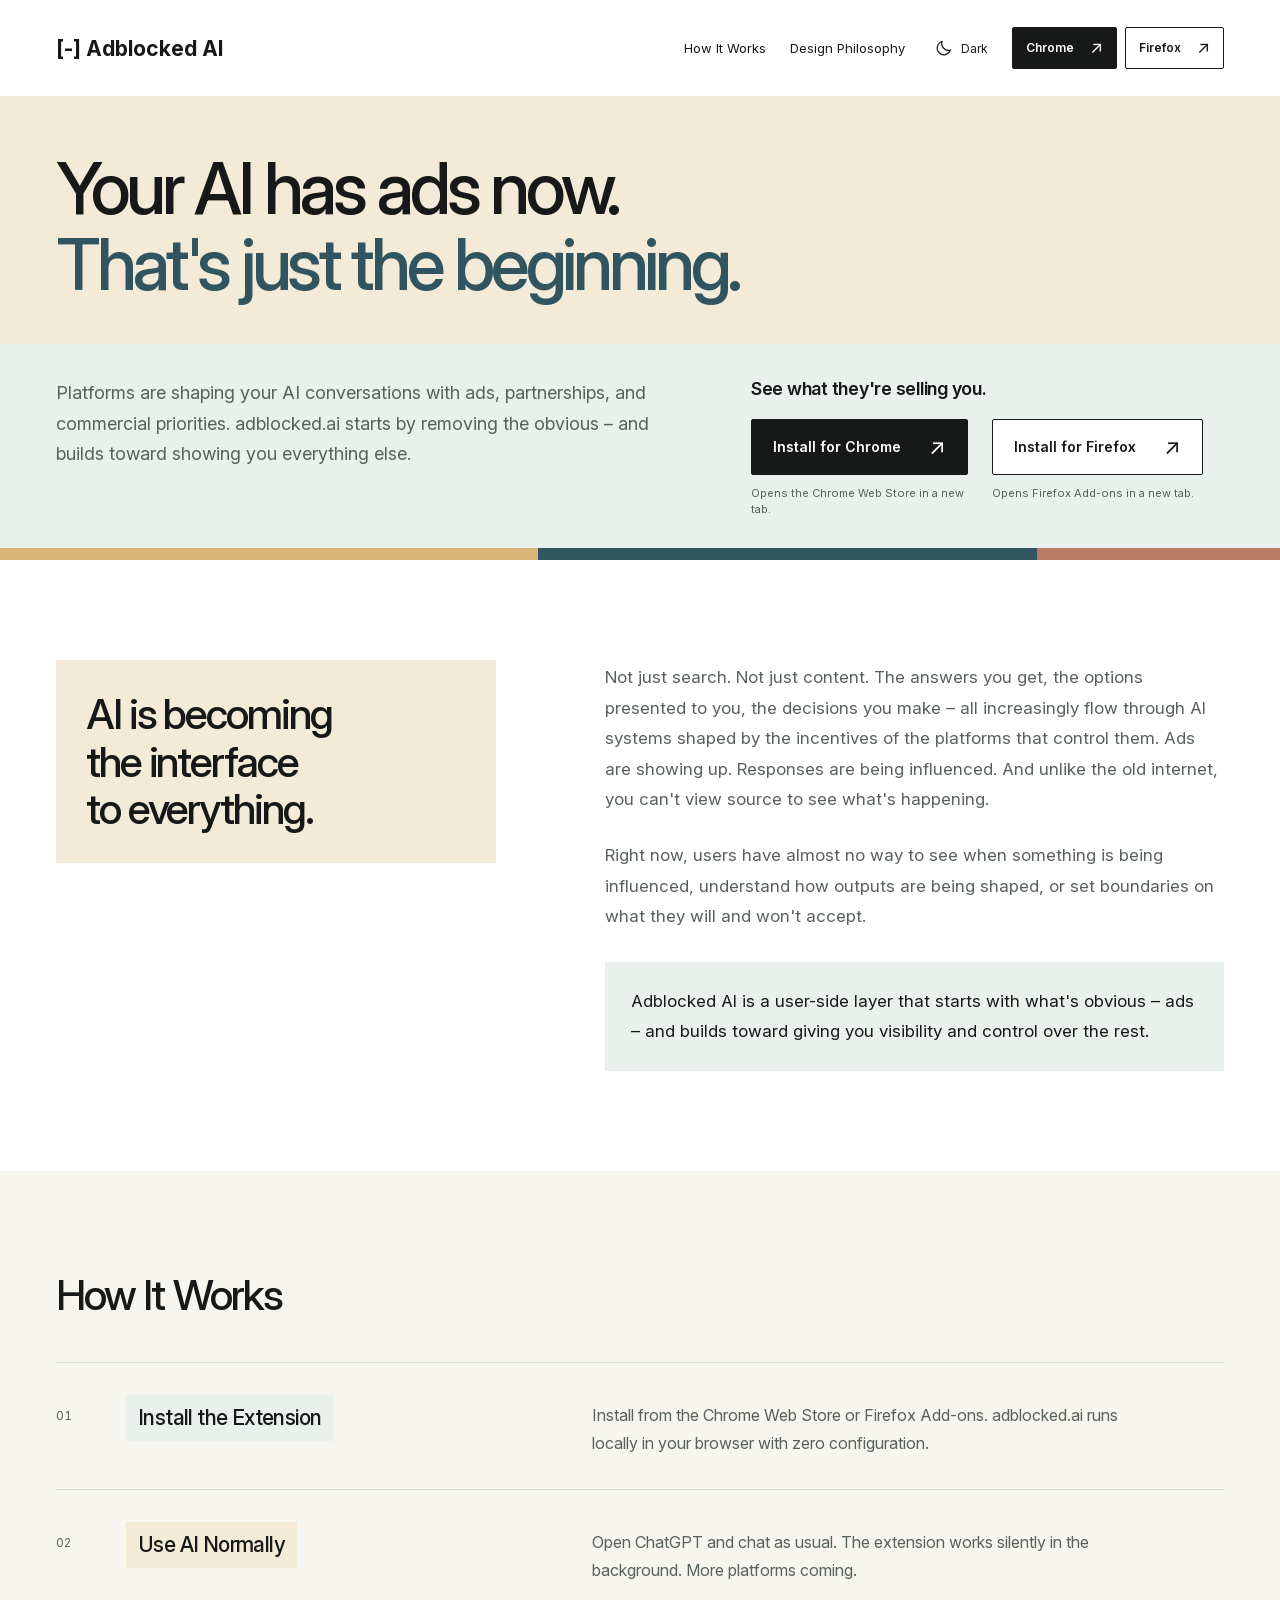
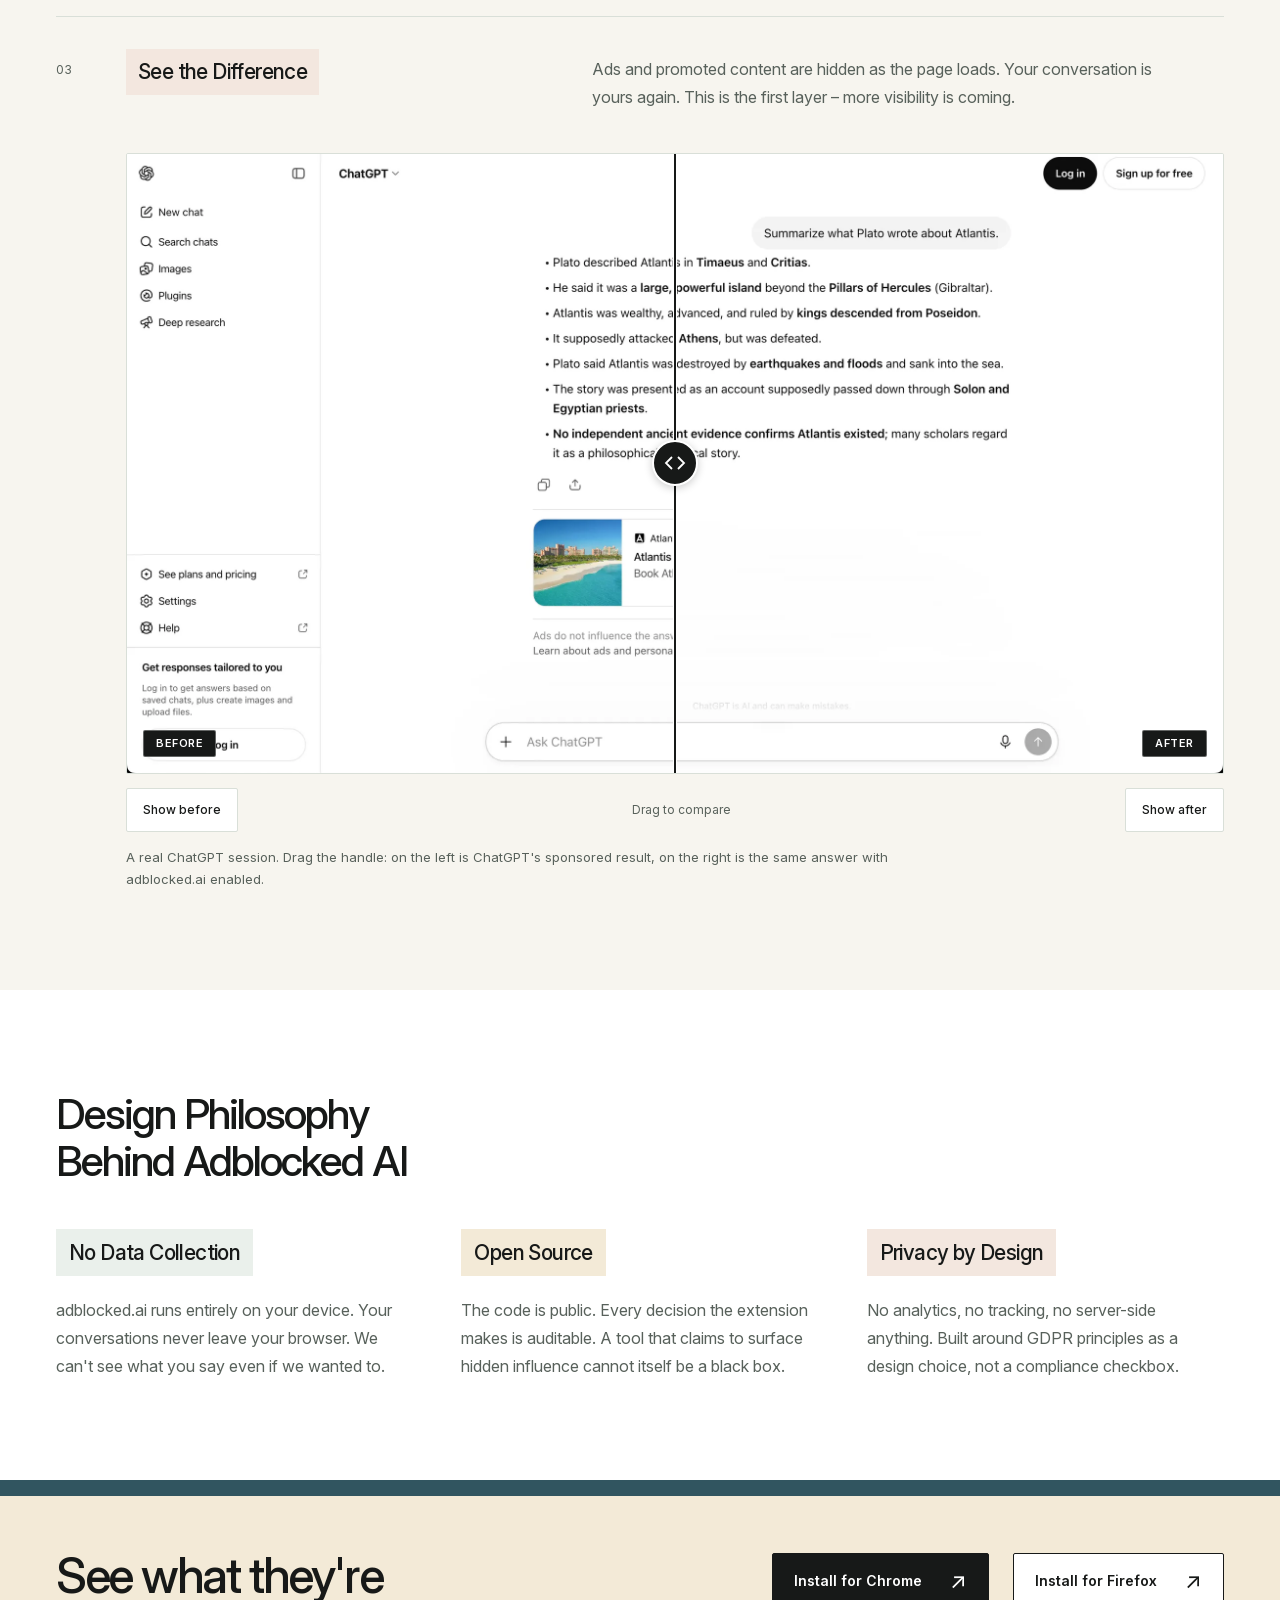
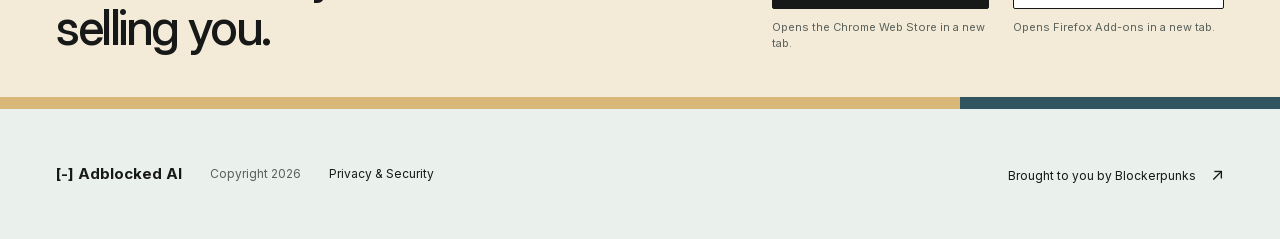
<file: site/index.html>
<!doctype html>
<html lang="en" data-theme="light">
<head>
  <meta charset="utf-8">
  <meta name="viewport" content="width=device-width, initial-scale=1">
  <meta name="color-scheme" content="light dark">
  <meta name="theme-color" content="#ffffff">
  <meta name="description" content="Adblocked AI is a user-side layer that starts with what's obvious – ads – and builds toward giving you visibility and control over the rest.">
  <title>[-] Adblocked AI</title>
  <link rel="icon" href="assets/favicon.ico" sizes="any">
  <link rel="icon" href="assets/favicon.svg" type="image/svg+xml">
  <script src="theme-init.js"></script>
  <link rel="stylesheet" href="styles.css">
  <script src="config.js" defer></script>
  <script src="app.js" defer></script>
  <script src="comparison.js" defer></script>
</head>
<body>
  <a class="skip-link" href="#main">Skip to content</a>
  <header class="site-header">
    <div class="header-inner wrap">
      <a class="wordmark" href="#top" aria-label="Adblocked AI home">[-] Adblocked AI</a>
      <nav class="navigation" aria-label="Main navigation">
        <a href="#how-it-works">How It Works</a>
        <a href="#philosophy">Design Philosophy</a>
      </nav>
      <div class="header-actions">
        <button class="theme-toggle" type="button" aria-label="Switch to dark mode" hidden>
          <svg class="icon-moon" width="18" height="18" viewBox="0 0 24 24" fill="none" stroke="currentColor" stroke-width="1.6" aria-hidden="true"><path d="M20.6 14.6A9 9 0 0 1 9.4 3.4 9 9 0 1 0 20.6 14.6Z"/></svg>
          <svg class="icon-sun" width="18" height="18" viewBox="0 0 24 24" fill="none" stroke="currentColor" stroke-width="1.6" aria-hidden="true"><circle cx="12" cy="12" r="3.7"/><path d="M12 2v2m0 16v2M2 12h2m16 0h2M4.9 4.9l1.4 1.4m11.4 11.4 1.4 1.4M4.9 19.1l1.4-1.4M17.7 6.3l1.4-1.4"/></svg>
          <span class="theme-label" aria-hidden="true">Dark</span>
        </button>
        <div class="header-installs">
          <a class="install-button install-button-small" role="link" aria-label="Install for Chrome" aria-disabled="true" aria-describedby="header-chrome-note" tabindex="0" data-install="chrome">Chrome <span aria-hidden="true">↗</span></a>
          <a class="install-button install-button-small install-button-secondary" role="link" aria-label="Install for Firefox" aria-disabled="true" aria-describedby="header-firefox-note" tabindex="0" data-install="firefox">Firefox <span aria-hidden="true">↗</span></a>
          <span class="sr-only" id="header-chrome-note" data-install-note="chrome">Chrome link coming soon.</span>
          <span class="sr-only" id="header-firefox-note" data-install-note="firefox">Firefox link coming soon.</span>
        </div>
      </div>
    </div>
  </header>

  <main id="main">
    <section class="hero" id="top" aria-labelledby="hero-title">
      <div class="hero-heading wrap">
        <h1 id="hero-title">Your AI has ads now.<br><span>That's just the beginning.</span></h1>
      </div>
      <div class="hero-band">
        <div class="hero-color-field" aria-hidden="true"><span></span></div>
        <div class="hero-bottom wrap">
          <div class="hero-copy">
          <p class="hero-description">Platforms are shaping your AI conversations with ads, partnerships, and commercial priorities. adblocked.ai starts by removing the obvious – and builds toward showing you everything else.</p>
          <p class="hero-promise">See what they're selling you.</p>
          <div class="install-group" role="group" aria-label="Choose your browser">
            <div class="browser-install">
              <a class="install-button" role="link" aria-disabled="true" aria-describedby="hero-chrome-note" tabindex="0" data-install="chrome">Install for Chrome <span aria-hidden="true">↗</span></a>
              <p class="install-note" id="hero-chrome-note" data-install-note="chrome">Chrome link coming soon.</p>
            </div>
            <div class="browser-install">
              <a class="install-button install-button-secondary" role="link" aria-disabled="true" aria-describedby="hero-firefox-note" tabindex="0" data-install="firefox">Install for Firefox <span aria-hidden="true">↗</span></a>
              <p class="install-note" id="hero-firefox-note" data-install-note="firefox">Firefox link coming soon.</p>
            </div>
          </div>
          </div>
        </div>
      </div>
    </section>

    <section class="context-section" id="why" aria-labelledby="context-title">
      <div class="context-grid wrap section-space">
        <div class="section-heading">
          <h2 id="context-title">AI is becoming the interface to everything.</h2>
        </div>
        <div class="context-copy">
          <p>Not just search. Not just content. The answers you get, the options presented to you, the decisions you make – all increasingly flow through AI systems shaped by the incentives of the platforms that control them. Ads are showing up. Responses are being influenced. And unlike the old internet, you can't view source to see what's happening.</p>
          <p>Right now, users have almost no way to see when something is being influenced, understand how outputs are being shaped, or set boundaries on what they will and won't accept.</p>
          <p class="context-conclusion">Adblocked AI is a user-side layer that starts with what's obvious – ads – and builds toward giving you visibility and control over the rest.</p>
        </div>
      </div>
    </section>

    <section class="how-section" id="how-it-works" aria-labelledby="how-title">
      <div class="wrap section-space">
      <div class="section-topline"><h2 id="how-title">How It Works</h2></div>
      <ol class="steps">
        <li class="step">
          <span class="step-number" aria-hidden="true">01</span>
          <h3>Install the Extension</h3>
          <p>Install from the Chrome Web Store or Firefox Add-ons. adblocked.ai runs locally in your browser with zero configuration.</p>
        </li>
        <li class="step">
          <span class="step-number" aria-hidden="true">02</span>
          <h3>Use AI Normally</h3>
          <p>Open ChatGPT and chat as usual. The extension works silently in the background. More platforms coming.</p>
        </li>
        <li class="step">
          <span class="step-number" aria-hidden="true">03</span>
          <h3 id="difference-title">See the Difference</h3>
          <p>Ads and promoted content are hidden as the page loads. Your conversation is yours again. This is the first layer – more visibility is coming.</p>
          <figure class="comparison" aria-labelledby="difference-title" aria-describedby="comparison-caption" data-comparison>
            <div class="comparison-stage" style="--position: 50%">
              <img class="comparison-image" src="assets/chatgpt-before.webp" width="2240" height="1266" loading="lazy" decoding="async" draggable="false" alt="ChatGPT answering a question about Atlantis. A sponsored 'Atlantis Bahamas' ad card sits below the response, followed by a disclaimer reading 'Ads do not influence the answers you get from ChatGPT.'">
              <img class="comparison-image comparison-after" src="assets/chatgpt-after.webp" width="2240" height="1266" loading="lazy" decoding="async" draggable="false" alt="The same ChatGPT response with adblocked.ai enabled. The sponsored ad card and the ads disclaimer are gone; only the answer remains.">
              <div class="comparison-divider" aria-hidden="true"></div>
              <div class="comparison-handle" aria-hidden="true" hidden>
                <svg width="24" height="24" viewBox="0 0 24 24" fill="none" stroke="currentColor" stroke-width="1.8"><path d="m9 6-6 6 6 6m6-12 6 6-6 6"/></svg>
              </div>
              <span class="comparison-label comparison-label-before" aria-hidden="true">Before</span>
              <span class="comparison-label comparison-label-after" aria-hidden="true">After</span>
              <input class="comparison-range" type="range" min="0" max="100" step="0.1" value="50" aria-label="Before and after comparison" aria-describedby="comparison-instructions comparison-caption" hidden>
            </div>
            <div class="comparison-controls" hidden>
              <button type="button" data-comparison-view="before">Show before</button>
              <span aria-hidden="true">Drag to compare</span>
              <button type="button" data-comparison-view="after">Show after</button>
            </div>
            <span class="sr-only" id="comparison-instructions">Drag left to reveal the ad-free view, or right to reveal the original. Use the Left and Right arrow keys for fine adjustment. Home shows the complete after image; End shows the complete before image.</span>
            <figcaption id="comparison-caption">A real ChatGPT session. Drag the handle: on the left is ChatGPT's sponsored result, on the right is the same answer with adblocked.ai enabled.</figcaption>
            <noscript><p class="comparison-fallback">This is a static comparison. Enable JavaScript to drag between the before and after views.</p></noscript>
          </figure>
        </li>
      </ol>
      </div>
    </section>

    <section class="philosophy-section wrap section-space" id="philosophy" aria-labelledby="philosophy-title">
      <div class="section-topline"><h2 id="philosophy-title">Design Philosophy<br>Behind Adblocked AI</h2></div>
      <div class="principles">
        <article class="principle">
          <h3>No Data Collection</h3>
          <p>adblocked.ai runs entirely on your device. Your conversations never leave your browser. We can't see what you say even if we wanted to.</p>
        </article>
        <article class="principle">
          <h3>Open Source</h3>
          <p>The code is public. Every decision the extension makes is auditable. A tool that claims to surface hidden influence cannot itself be a black box.</p>
        </article>
        <article class="principle">
          <h3>Privacy by Design</h3>
          <p>No analytics, no tracking, no server-side anything. Built around GDPR principles as a design choice, not a compliance checkbox.</p>
        </article>
      </div>
    </section>

    <section class="closing-section" aria-labelledby="closing-title">
      <div class="closing-color-field" aria-hidden="true"><span></span></div>
      <div class="wrap closing-inner">
        <div class="closing-copy">
        <h2 id="closing-title">See what they're<br>selling you.</h2>
        <div class="install-group" role="group" aria-label="Choose your browser">
          <div class="browser-install">
            <a class="install-button" role="link" aria-disabled="true" aria-describedby="closing-chrome-note" tabindex="0" data-install="chrome">Install for Chrome <span aria-hidden="true">↗</span></a>
            <p class="install-note" id="closing-chrome-note" data-install-note="chrome">Chrome link coming soon.</p>
          </div>
          <div class="browser-install">
            <a class="install-button install-button-secondary" role="link" aria-disabled="true" aria-describedby="closing-firefox-note" tabindex="0" data-install="firefox">Install for Firefox <span aria-hidden="true">↗</span></a>
            <p class="install-note" id="closing-firefox-note" data-install-note="firefox">Firefox link coming soon.</p>
          </div>
        </div>
        </div>
      </div>
    </section>
  </main>

  <footer class="site-footer">
    <a class="wordmark footer-wordmark" href="#top" aria-label="Adblocked AI home">[-] Adblocked AI</a>
    <p>Copyright 2026</p>
    <a class="footer-policy" href="/privacy-security">Privacy &amp; Security</a>
    <a class="credit" href="https://github.com/blockerpunks" target="_blank" rel="noopener noreferrer">Brought to you by Blockerpunks <span aria-hidden="true">↗</span><span class="sr-only"> (opens in a new tab)</span></a>
  </footer>
</body>
</html>
</file>
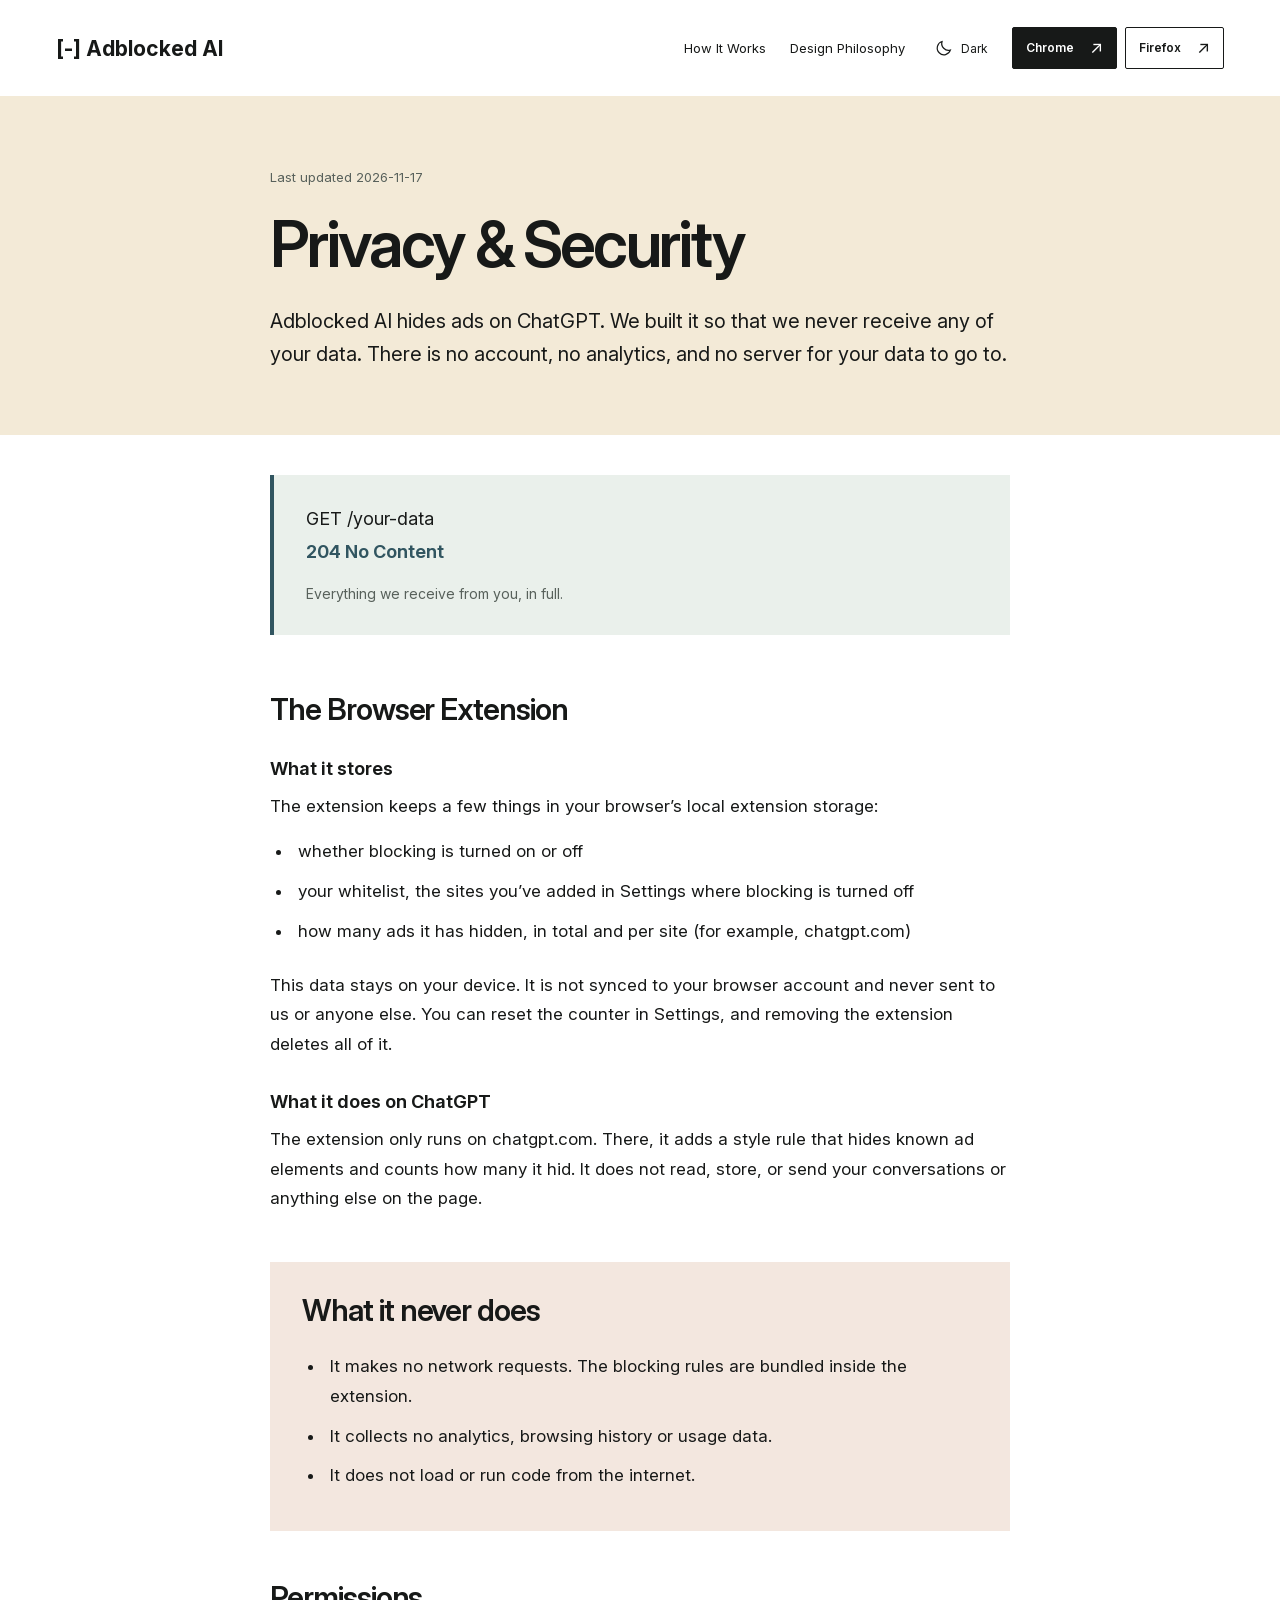
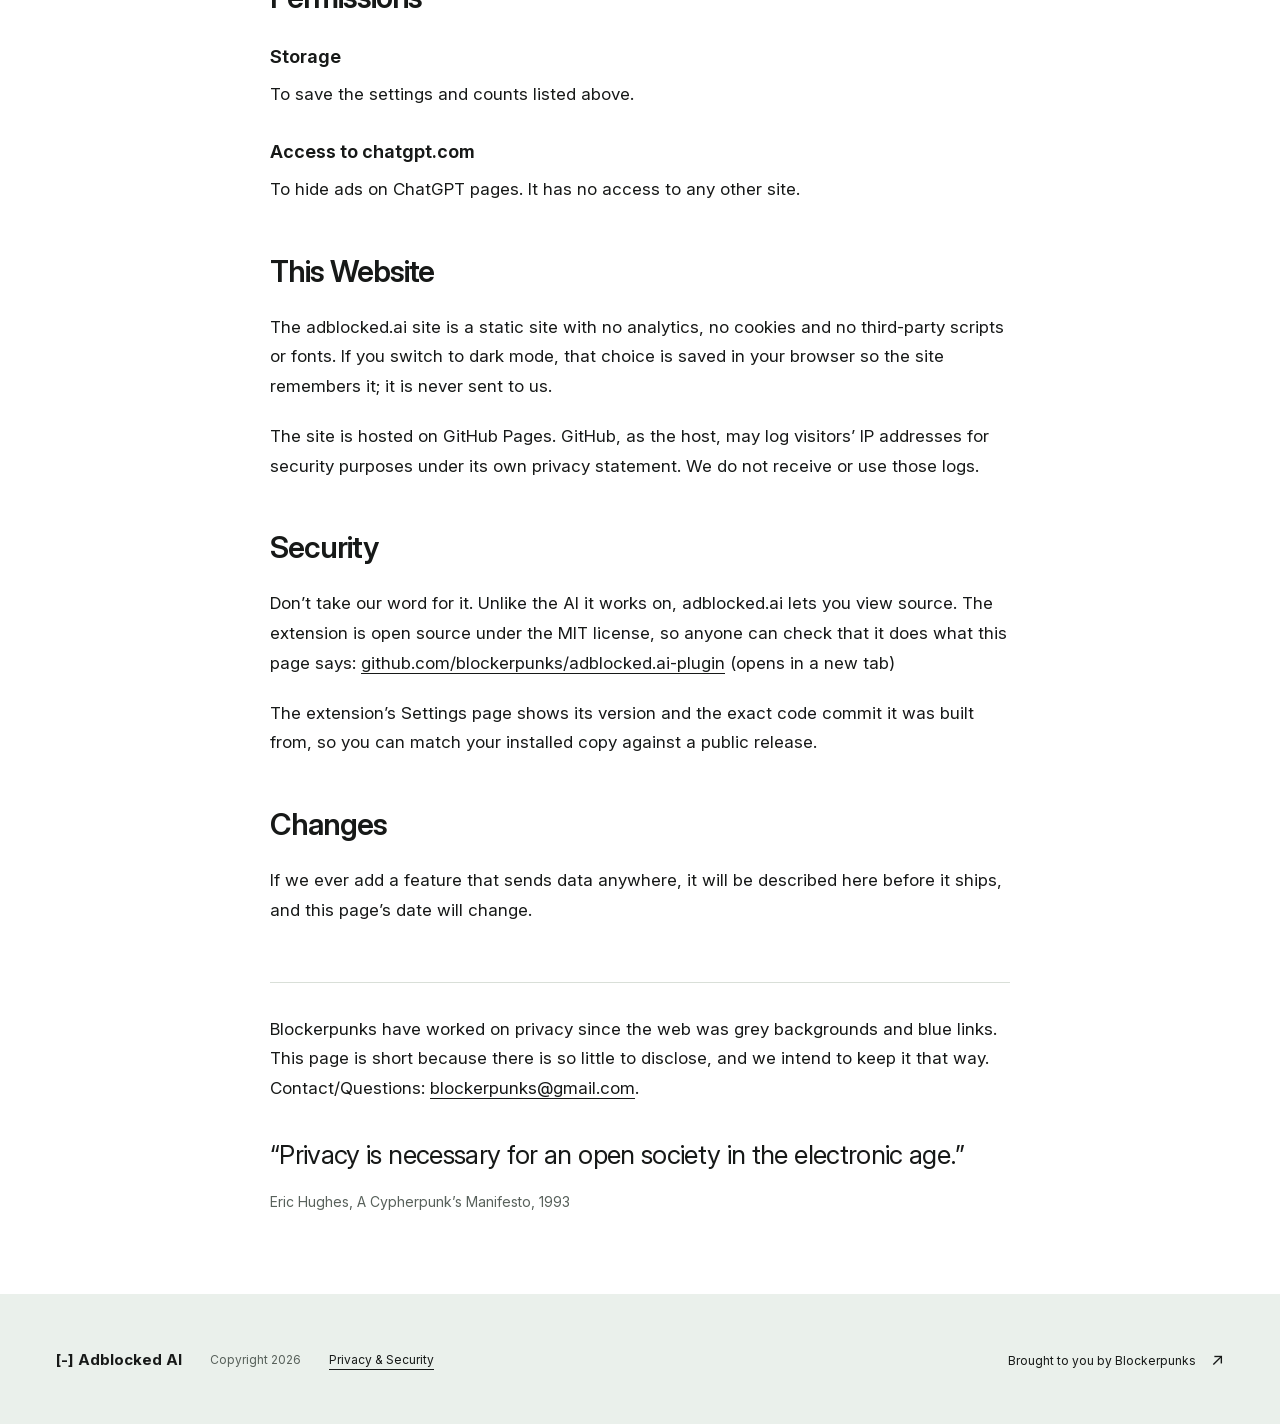
<file: site/privacy-security/index.html>
<!doctype html>
<html lang="en" data-theme="light">
<head>
  <meta charset="utf-8">
  <meta name="viewport" content="width=device-width, initial-scale=1">
  <meta name="color-scheme" content="light dark">
  <meta name="theme-color" content="#ffffff">
  <meta name="description" content="How Adblocked AI protects your privacy, what the extension stores on your device, and how to inspect its security.">
  <title>Privacy &amp; Security · Adblocked AI</title>
  <link rel="icon" href="../assets/favicon.ico" sizes="any">
  <link rel="icon" href="../assets/favicon.svg" type="image/svg+xml">
  <script src="../theme-init.js"></script>
  <link rel="stylesheet" href="../styles.css">
  <script src="../config.js" defer></script>
  <script src="../app.js" defer></script>
  <link rel="stylesheet" href="../privacy-security.css">
</head>
<body>
  <a class="skip-link" href="#main">Skip to content</a>
  <header class="site-header">
    <div class="header-inner wrap">
      <a class="wordmark" href="../" aria-label="Adblocked AI home">[-] Adblocked AI</a>
      <nav class="navigation" aria-label="Main navigation">
        <a href="../#how-it-works">How It Works</a>
        <a href="../#philosophy">Design Philosophy</a>
      </nav>
      <div class="header-actions">
        <button class="theme-toggle" type="button" aria-label="Switch to dark mode" hidden>
          <svg class="icon-moon" width="18" height="18" viewBox="0 0 24 24" fill="none" stroke="currentColor" stroke-width="1.6" aria-hidden="true"><path d="M20.6 14.6A9 9 0 0 1 9.4 3.4 9 9 0 1 0 20.6 14.6Z"/></svg>
          <svg class="icon-sun" width="18" height="18" viewBox="0 0 24 24" fill="none" stroke="currentColor" stroke-width="1.6" aria-hidden="true"><circle cx="12" cy="12" r="3.7"/><path d="M12 2v2m0 16v2M2 12h2m16 0h2M4.9 4.9l1.4 1.4m11.4 11.4 1.4 1.4M4.9 19.1l1.4-1.4M17.7 6.3l1.4-1.4"/></svg>
          <span class="theme-label" aria-hidden="true">Dark</span>
        </button>
        <div class="header-installs">
          <a class="install-button install-button-small" role="link" aria-label="Install for Chrome" aria-disabled="true" aria-describedby="header-chrome-note" tabindex="0" data-install="chrome">Chrome <span aria-hidden="true">↗</span></a>
          <a class="install-button install-button-small install-button-secondary" role="link" aria-label="Install for Firefox" aria-disabled="true" aria-describedby="header-firefox-note" tabindex="0" data-install="firefox">Firefox <span aria-hidden="true">↗</span></a>
          <span class="sr-only" id="header-chrome-note" data-install-note="chrome">Chrome link coming soon.</span>
          <span class="sr-only" id="header-firefox-note" data-install-note="firefox">Firefox link coming soon.</span>
        </div>
      </div>
    </div>
  </header>

  <main id="main" class="privacy-page">
    <header class="privacy-heading">
      <div class="privacy-wrap">
        <p class="privacy-date">Last updated <time datetime="2026-11-17">2026-11-17</time></p>
        <h1>Privacy &amp; Security</h1>
        <p class="privacy-intro">Adblocked AI hides ads on ChatGPT. We built it so that we never receive any of your data. There is no account, no analytics, and no server for your data to go to.</p>
      </div>
    </header>
    <div class="privacy-wrap privacy-content">
      <figure class="privacy-response">
        <pre><code>GET /your-data
<span>204 No Content</span></code></pre>
        <figcaption>Everything we receive from you, in full.</figcaption>
      </figure>
      <section aria-labelledby="extension-title">
        <h2 id="extension-title">The Browser Extension</h2>
        <h3>What it stores</h3>
        <p>The extension keeps a few things in your browser’s local extension storage:</p>
        <ul>
          <li>whether blocking is turned on or off</li>
          <li>your whitelist, the sites you’ve added in Settings where blocking is turned off</li>
          <li>how many ads it has hidden, in total and per site (for example, chatgpt.com)</li>
        </ul>
        <p>This data stays on your device. It is not synced to your browser account and never sent to us or anyone else. You can reset the counter in Settings, and removing the extension deletes all of it.</p>
        <h3>What it does on ChatGPT</h3>
        <p>The extension only runs on chatgpt.com. There, it adds a style rule that hides known ad elements and counts how many it hid. It does not read, store, or send your conversations or anything else on the page.</p>
      </section>
      <section class="privacy-promises" aria-labelledby="never-title">
        <h2 id="never-title">What it never does</h2>
        <ul>
          <li>It makes no network requests. The blocking rules are bundled inside the extension.</li>
          <li>It collects no analytics, browsing history or usage data.</li>
          <li>It does not load or run code from the internet.</li>
        </ul>
      </section>
      <section aria-labelledby="permissions-title">
        <h2 id="permissions-title">Permissions</h2>
        <dl>
          <dt>Storage</dt>
          <dd>To save the settings and counts listed above.</dd>
          <dt>Access to chatgpt.com</dt>
          <dd>To hide ads on ChatGPT pages. It has no access to any other site.</dd>
        </dl>
      </section>
      <section aria-labelledby="website-title">
        <h2 id="website-title">This Website</h2>
        <p>The adblocked.ai site is a static site with no analytics, no cookies and no third-party scripts or fonts. If you switch to dark mode, that choice is saved in your browser so the site remembers it; it is never sent to us.</p>
        <p>The site is hosted on GitHub Pages. GitHub, as the host, may log visitors’ IP addresses for security purposes under its own privacy statement. We do not receive or use those logs.</p>
      </section>
      <section aria-labelledby="security-title">
        <h2 id="security-title">Security</h2>
        <p>Don’t take our word for it. Unlike the AI it works on, adblocked.ai lets you view source. The extension is open source under the MIT license, so anyone can check that it does what this page says: <a href="https://github.com/blockerpunks/adblocked.ai-plugin" target="_blank" rel="noopener noreferrer">github.com/blockerpunks/adblocked.ai-plugin</a> (opens in a new tab)</p>
        <p>The extension’s Settings page shows its version and the exact code commit it was built from, so you can match your installed copy against a public release.</p>
      </section>
      <section aria-labelledby="changes-title">
        <h2 id="changes-title">Changes</h2>
        <p>If we ever add a feature that sends data anywhere, it will be described here before it ships, and this page’s date will change.</p>
      </section>
      <div class="privacy-closing">
        <p>Blockerpunks have worked on privacy since the web was grey backgrounds and blue links. This page is short because there is so little to disclose, and we intend to keep it that way. Contact/Questions: <a href="mailto:blockerpunks@gmail.com">blockerpunks@gmail.com</a>.</p>
      <figure class="privacy-quote">
        <blockquote>“Privacy is necessary for an open society in the electronic age.”</blockquote>
        <figcaption>Eric Hughes, <cite>A Cypherpunk’s Manifesto</cite>, 1993</figcaption>
      </figure>
      </div>
    </div>
  </main>

  <footer class="site-footer">
    <a class="wordmark footer-wordmark" href="../" aria-label="Adblocked AI home">[-] Adblocked AI</a>
    <p>Copyright 2026</p>
    <a class="footer-policy" href="/privacy-security" aria-current="page">Privacy &amp; Security</a>
    <a class="credit" href="https://github.com/blockerpunks" target="_blank" rel="noopener noreferrer">Brought to you by Blockerpunks <span aria-hidden="true">↗</span><span class="sr-only"> (opens in a new tab)</span></a>
  </footer>
</body>
</html>
</file>
<file: site/styles.css>
@font-face {
  font-family:'Inter';
  src:url('assets/fonts/InterVariable.woff2') format('woff2');
  font-style:normal;
  font-weight:100 900;
  font-display:swap
}
:root {
  color-scheme:light;
  --bg:#fff;
  --ink:#171918;
  --muted:#58615b;
  --soft:#f7f5ef;
  --line:#d9dfd8;
  --inverse:#fff;
  --focus:#3461b8;
  --petrol:#315560;
  --ochre:#d8b779;
  --clay:#b77c63;
  --sage-panel:#eaf0eb;
  --ochre-panel:#f3ead7;
  --clay-panel:#f3e7df;
  --heading-accent:#315560;
  font-family:'Inter',sans-serif;
  font-synthesis:none;
  -webkit-font-smoothing:antialiased
}
:root[data-theme="dark"] {
  color-scheme:dark;
  --bg:#0f1e22;
  --ink:#eef0e8;
  --muted:#a8b8b6;
  --soft:#132830;
  --line:#2b444b;
  --inverse:#0f1e22;
  --focus:#9bbaff;
  --petrol:#5a97a6;
  --ochre:#e2bb6c;
  --clay:#d98a6c;
  --sage:#a6cdb9;
  --sage-panel:#15303a;
  --ochre-panel:#1b4250;
  --clay-panel:#15303a;
  --heading-accent:#e2bb6c
}
* {
  box-sizing:border-box
}
html {
  scroll-behavior:smooth;
  scroll-padding-top:32px
}
body {
  margin:0;
  background:var(--bg);
  color:var(--ink)
}
[hidden] {
  display:none!important
}
::selection {
  background:var(--ink);
  color:var(--bg)
}
a {
  color:inherit;
  text-decoration:none
}
button,a {
  -webkit-tap-highlight-color:transparent
}
button {
  font:inherit
}
a:focus-visible,button:focus-visible {
  outline:2px solid var(--focus);
  outline-offset:5px
}
p,h1,h2,h3 {
  margin:0
}
svg {
  display:block;
  flex-shrink:0
}
.wrap {
  width:min(1280px,calc(100% - 112px));
  margin-inline:auto
}
.sr-only {
  position:absolute;
  width:1px;
  height:1px;
  padding:0;
  margin:-1px;
  overflow:hidden;
  clip-path:inset(50%);
  white-space:nowrap;
  border:0
}
.skip-link {
  position:fixed;
  left:24px;
  top:-100px;
  z-index:100;
  padding:14px 20px;
  background:var(--ink);
  color:var(--bg)
}
.skip-link:focus {
  top:16px
}
/* A single, normally spaced Inter wordmark. */
.wordmark,.logo {
  font-family:'Inter',sans-serif;
  font-optical-sizing:none;
  font-variant-ligatures:none;
  font-feature-settings:'calt' 0,'liga' 0;
  font-weight:700;
  letter-spacing:normal
}
.wordmark {
  display:inline-block;
  white-space:nowrap;
  font-size:21px
}
.site-header {
  background:var(--bg)
}
.header-inner {
  min-height:96px;
  display:flex;
  align-items:center;
  gap:30px
}
.navigation {
  margin-left:auto;
  display:flex;
  gap:24px;
  align-items:center;
  font-size:13px
}
.navigation a {
  padding-block:14px
}
.navigation a:hover,.credit:hover {
  text-decoration:underline;
  text-underline-offset:5px
}
.header-actions {
  display:flex;
  gap:24px;
  align-items:center
}
.theme-toggle {
  display:flex;
  gap:8px;
  align-items:center;
  min-height:44px;
  padding:8px 0;
  background:none;
  border:0;
  color:var(--ink);
  cursor:pointer;
  font-size:12px
}
.theme-toggle:hover {
  color:var(--muted)
}
.icon-sun,[data-theme="dark"] .icon-moon {
  display:none
}
[data-theme="dark"] .icon-sun {
  display:block
}
.header-installs {
  display:flex;
  align-items:center;
  gap:8px
}
.install-button {
  display:inline-flex;
  justify-content:space-between;
  align-items:center;
  gap:28px;
  min-height:56px;
  padding:17px 21px;
  background:var(--ink);
  color:var(--inverse);
  font-size:14px;
  line-height:1.4;
  font-weight:600;
  border:1px solid var(--ink);
  border-radius:2px;
  transition:background-color .18s,color .18s
}
.install-button span {
  font-size:22px;
  line-height:.8;
  font-weight:400
}
.install-button-secondary {
  background:var(--bg);
  color:var(--ink)
}
.install-button[aria-disabled="true"] {
  cursor:not-allowed
}
.install-button:not([aria-disabled="true"]):hover {
  background:var(--sage-panel);
  color:var(--ink)
}
.install-button-small {
  min-height:42px;
  padding:11px 13px;
  gap:16px;
  font-size:12px
}
.install-button-small span {
  font-size:17px
}
.install-group {
  display:flex;
  flex-wrap:wrap;
  gap:16px;
  align-items:flex-start;
  margin-top:25px
}
.browser-install {
  min-width:0
}
.install-note {
  color:var(--muted);
  font-size:11px;
  line-height:1.5;
  margin-top:10px;
  max-width:225px
}
/* Broad, overlapping color planes carry the opening and closing content. */
.hero {
  background:var(--ochre-panel)
}
.hero-heading {
  padding-top:54px;
  padding-bottom:42px
}
.hero h1 {
  max-width:1160px;
  font-size:clamp(50px,5.6vw,84px);
  font-weight:500;
  letter-spacing:-.06em;
  line-height:1.06;
  text-wrap:balance
}
.hero h1>span {
  color:var(--heading-accent)
}
.hero-band {
  position:relative;
  isolation:isolate;
  background:var(--sage-panel)
}
.hero-bottom {
  position:relative;
  padding-block:34px 42px
}
.hero-copy {
  display:grid;
  grid-template-columns:minmax(0,1.3fr) minmax(0,1fr);
  column-gap:80px;
  align-items:start
}
.hero-description {
  grid-column:1;
  grid-row:1 / 4;
  max-width:650px;
  font-size:18px;
  line-height:1.7;
  color:var(--muted)
}
.hero-promise {
  grid-column:2;
  font-size:18px;
  font-weight:600;
  letter-spacing:-.25px
}
.hero-copy .install-group {
  grid-column:2;
  margin-top:20px
}
.hero-color-field {
  position:absolute;
  z-index:0;
  inset:auto 0 0;
  height:12px;
  background:var(--ochre);
  overflow:hidden;
  pointer-events:none
}
.hero-color-field::before {
  content:'';
  position:absolute;
  inset:0 0 0 42%;
  background:var(--petrol)
}
.hero-color-field>span {
  position:absolute;
  inset:0 0 0 81%;
  background:var(--clay)
}
/* Small text panels keep the middle sections open and readable. */
.section-space {
  padding-block:100px
}
.context-grid {
  display:grid;
  grid-template-columns:1fr 1.35fr;
  gap:90px;
  align-items:start
}
.section-heading h2 {
  font-weight:500;
  font-size:clamp(34px,3.3vw,45px);
  letter-spacing:-.05em;
  line-height:1.13;
  max-width:440px;
  padding:30px;
  background:var(--ochre-panel);
  text-wrap:balance
}
.context-copy {
  padding-top:2px
}
.context-copy p {
  font-size:17px;
  line-height:1.8;
  color:var(--muted)
}
.context-copy p+p {
  margin-top:25px
}
.context-copy .context-conclusion {
  color:var(--ink);
  background:var(--sage-panel);
  padding:24px 26px;
  margin-top:30px
}
.how-section {
  background:var(--soft)
}
.section-topline {
  margin-bottom:44px
}
.section-topline h2 {
  font-size:clamp(34px,3.3vw,46px);
  line-height:1.12;
  font-weight:500;
  letter-spacing:-.045em
}
.steps {
  margin:0;
  padding:0;
  list-style:none
}
.step {
  display:grid;
  grid-template-columns:40px 1fr 1.45fr;
  gap:30px;
  border-top:1px solid var(--line);
  padding:32px 0;
  align-items:start
}
.step:last-child {
  padding-bottom:0
}
.step-number {
  font-size:12px;
  color:var(--muted);
  padding-top:13px;
  font-variant-numeric:tabular-nums
}
.step h3 {
  width:fit-content;
  padding:9px 12px;
  background:var(--sage-panel);
  font-size:21px;
  line-height:1.3;
  font-weight:500;
  letter-spacing:-.6px
}
.step:nth-child(2) h3 {
  background:var(--ochre-panel)
}
.step:nth-child(3) h3 {
  background:var(--clay-panel)
}
.step p,.principle p {
  font-size:16px;
  line-height:1.75;
  color:var(--muted);
  max-width:560px
}
.step>p {
  padding-top:6px
}
/* The real product screenshots retain their original colors. */
.comparison {
  grid-column:2 / -1;
  min-width:0;
  margin:12px 0 0
}
.comparison-stage {
  position:relative;
  aspect-ratio:2240 / 1266;
  overflow:hidden;
  isolation:isolate;
  border:1px solid var(--line);
  border-radius:2px;
  background:#fff;
  user-select:none;
  -webkit-user-select:none;
  touch-action:pan-y
}
.comparison-ready {
  cursor:ew-resize
}
.comparison-stage:focus-within {
  outline:2px solid var(--focus);
  outline-offset:5px
}
.comparison-image {
  position:absolute;
  inset:0;
  display:block;
  width:100%;
  height:100%;
  object-fit:cover;
  pointer-events:none
}
.comparison-after {
  clip-path:inset(0 0 0 var(--position))
}
[data-theme="dark"] .comparison-image {
  filter:brightness(.86)
}
.comparison-divider {
  position:absolute;
  inset-block:0;
  left:var(--position);
  width:2px;
  transform:translateX(-50%);
  background:#171918;
  box-shadow:0 0 0 1px #fff;
  pointer-events:none
}
.comparison-handle {
  position:absolute;
  left:clamp(24px,var(--position),calc(100% - 24px));
  top:50%;
  display:grid;
  place-items:center;
  width:46px;
  height:46px;
  transform:translate(-50%,-50%);
  border-radius:50%;
  border:2px solid #fff;
  background:#171918;
  color:#fff;
  box-shadow:0 2px 8px #0003;
  pointer-events:none
}
.comparison-label {
  position:absolute;
  bottom:16px;
  padding:7px 12px;
  background:#171918;
  color:#fff;
  border:1px solid #fff5;
  border-radius:2px;
  font-size:11px;
  font-weight:600;
  line-height:1;
  letter-spacing:.05em;
  text-transform:uppercase;
  pointer-events:none
}
.comparison-label-before {
  left:16px
}
.comparison-label-after {
  right:16px
}
.comparison-range {
  position:absolute;
  inset:0;
  width:100%;
  height:100%;
  margin:0;
  opacity:0;
  pointer-events:none
}
.comparison-controls {
  display:flex;
  align-items:center;
  justify-content:space-between;
  gap:16px;
  margin-top:14px
}
.comparison-controls button {
  min-height:44px;
  padding:10px 16px;
  border:1px solid var(--line);
  border-radius:2px;
  background:var(--bg);
  color:var(--ink);
  font-size:12px;
  font-weight:500;
  cursor:pointer
}
.comparison-controls button:hover {
  border-color:var(--ink);
  background:var(--sage-panel)
}
.comparison-controls>span {
  color:var(--muted);
  font-size:12px
}
.comparison figcaption {
  margin-top:14px;
  max-width:790px;
  font-size:13px;
  line-height:1.7;
  color:var(--muted)
}
.step .comparison-fallback {
  margin-top:12px;
  max-width:none;
  font-size:13px
}
.principles {
  display:grid;
  grid-template-columns:repeat(3,1fr);
  gap:48px
}
.principle h3 {
  display:inline-block;
  margin-bottom:20px;
  padding:10px 13px;
  background:var(--sage-panel);
  font-size:21px;
  line-height:1.3;
  font-weight:500;
  letter-spacing:-.6px
}
.principle:nth-child(2) h3 {
  background:var(--ochre-panel)
}
.principle:nth-child(3) h3 {
  background:var(--clay-panel)
}
.principle p {
  max-width:380px
}
/* Dark ochre and clay fills turn brown, so dark chips carry the hue in their text. */
[data-theme="dark"] .step h3,[data-theme="dark"] .principle h3 {
  background:var(--sage-panel);
  color:var(--sage)
}
[data-theme="dark"] .step:nth-child(2) h3,[data-theme="dark"] .principle:nth-child(2) h3 {
  background:var(--sage-panel);
  color:var(--ochre)
}
[data-theme="dark"] .step:nth-child(3) h3,[data-theme="dark"] .principle:nth-child(3) h3 {
  background:var(--sage-panel);
  color:var(--clay)
}
.closing-section {
  position:relative;
  isolation:isolate;
  border-top:16px solid var(--petrol);
  background:var(--ochre-panel)
}
.closing-inner {
  position:relative
}
.closing-copy {
  position:relative;
  display:flex;
  align-items:center;
  justify-content:space-between;
  gap:40px;
  padding:54px 0
}
.closing-copy h2 {
  font-size:clamp(38px,3.8vw,54px);
  font-weight:500;
  letter-spacing:-.05em;
  line-height:1.08
}
.closing-copy .install-group {
  margin:0
}
.closing-color-field {
  position:absolute;
  z-index:0;
  inset:auto 0 0;
  height:12px;
  background:var(--clay);
  overflow:hidden;
  pointer-events:none
}
.closing-color-field::before {
  content:'';
  position:absolute;
  inset:0 25% 0 0;
  background:var(--ochre)
}
.closing-color-field>span {
  position:absolute;
  inset:0 0 0 75%;
  background:var(--petrol)
}
.site-footer {
  display:flex;
  gap:28px;
  align-items:center;
  min-height:130px;
  padding-inline:max(56px,calc((100% - 1280px)/2));
  background:var(--sage-panel)
}
.footer-wordmark {
  font-size:15px
}
.site-footer p {
  color:var(--muted);
  font-size:12px
}
.credit {
  margin-left:auto;
  font-size:12px
}
.credit>span[aria-hidden] {
  margin-left:12px;
  font-size:17px
}
@media(min-width:1600px) {
  .hero-heading {
    padding-top:70px
  }
}
@media(max-width:1150px) {
  .wrap {
    width:calc(100% - 72px)
  }
  .header-inner {
    gap:24px
  }
  .header-installs {
    display:none
  }
  .header-actions {
    margin-left:4px
  }
  .hero-copy {
    column-gap:40px;
    grid-template-columns:1.1fr 1fr
  }
  .hero-description {
    font-size:17px
  }
  .install-group {
    gap:12px
  }
  .install-button {
    gap:20px;
    padding-inline:18px;
    font-size:13px
  }
  .context-grid {
    gap:52px
  }
  .section-heading h2 {
    padding:25px
  }
  .step {
    grid-template-columns:32px 1fr 1.3fr;
    gap:24px
  }
  .principles {
    gap:30px
  }
  .principle h3 {
    font-size:19px
  }
  .closing-copy {
    gap:28px
  }
  .site-footer {
    padding-inline:36px
  }
}
@media(max-width:850px) {
  .hero-copy {
    grid-template-columns:1fr;
    gap:0
  }
  .hero-description {
    grid-row:auto
  }
  .hero-promise {
    grid-column:1;
    margin-top:24px
  }
  .hero-copy .install-group {
    grid-column:1
  }
  .section-space {
    padding-block:76px
  }
  .context-grid {
    gap:36px;
    grid-template-columns:1fr 1.2fr
  }
  .section-heading h2 {
    font-size:34px;
    padding:22px
  }
  .context-copy p {
    font-size:16px
  }
  .principles {
    grid-template-columns:1fr;
    gap:30px
  }
  .principle {
    display:grid;
    grid-template-columns:240px 1fr;
    gap:28px;
    align-items:start
  }
  .principle h3 {
    margin:0;
    width:fit-content
  }
  .principle p {
    max-width:none
  }
  .closing-copy {
    display:block
  }
  .closing-copy .install-group {
    margin-top:26px
  }
}
@media(max-width:700px) {
  html {
    scroll-padding-top:24px
  }
  .wrap {
    width:calc(100% - 40px)
  }
  .header-inner {
    min-height:78px;
    gap:16px
  }
  .wordmark {
    font-size:19px
  }
  .navigation {
    display:none
  }
  .header-actions {
    margin-left:auto
  }
  .theme-toggle {
    padding:10px 0 10px 10px
  }
  .theme-label {
    font-size:11px
  }
  .hero h1 {
    font-size:clamp(42px,8.5vw,58px);
    letter-spacing:-.06em;
    line-height:1.07;
    text-wrap:initial
  }
  .hero-heading {
    padding-top:32px;
    padding-bottom:32px
  }
  .hero-bottom {
    padding-block:28px 38px
  }
  .hero-description {
    font-size:16px;
    line-height:1.75
  }
  .hero-promise {
    font-size:16px
  }
  .hero-color-field {
    height:10px
  }
  .install-group {
    gap:14px 10px;
    margin-top:22px
  }
  .browser-install {
    flex:1 1 150px;
    max-width:240px
  }
  .install-button {
    width:100%;
    min-height:54px;
    gap:10px;
    padding:15px 12px;
    font-size:12px
  }
  .install-button span {
    font-size:19px
  }
  .install-note {
    font-size:11px;
    margin-top:8px
  }
  .section-space {
    padding-block:60px
  }
  .context-grid {
    display:block
  }
  .section-heading h2 {
    font-size:35px;
    max-width:440px;
    padding:23px
  }
  .context-copy {
    padding-top:28px
  }
  .context-copy p {
    font-size:16px;
    line-height:1.75
  }
  .context-copy .context-conclusion {
    padding:21px
  }
  .section-topline {
    margin-bottom:32px
  }
  .section-topline h2 {
    font-size:34px
  }
  .step {
    grid-template-columns:28px 1fr;
    gap:13px 14px;
    padding-block:27px
  }
  .step-number {
    grid-column:1;
    grid-row:1;
    padding-top:12px
  }
  .step h3 {
    grid-column:2;
    grid-row:1;
    font-size:20px
  }
  .step>p {
    grid-column:2;
    grid-row:2;
    font-size:15px;
    padding-top:0
  }
  .comparison {
    grid-column:1 / -1;
    grid-row:3;
    margin-top:10px
  }
  .comparison-label {
    bottom:8px;
    padding:6px 9px;
    font-size:9px
  }
  .comparison-label-before {
    left:8px
  }
  .comparison-label-after {
    right:8px
  }
  .comparison-controls {
    gap:8px;
    margin-top:10px
  }
  .comparison-controls button {
    padding-inline:12px;
    font-size:12px
  }
  .comparison-controls>span {
    font-size:11px
  }
  .comparison figcaption {
    font-size:12px
  }
  .principles {
    gap:32px
  }
  .principle {
    display:block
  }
  .principle h3 {
    font-size:20px;
    margin-bottom:16px
  }
  .principle p {
    font-size:15px
  }
  .closing-section {
    border-top-width:10px
  }
  .closing-copy {
    padding:38px 0 44px
  }
  .closing-copy h2 {
    font-size:43px
  }
  .closing-color-field {
    height:10px
  }
  .site-footer {
    flex-wrap:wrap;
    gap:20px;
    padding-block:30px;
    padding-inline:20px;
    min-height:0
  }
  .footer-wordmark {
    width:100%;
    font-size:16px
  }
  .site-footer p,.credit {
    font-size:11px
  }
  .credit>span[aria-hidden] {
    margin-left:5px
  }
}
@media(max-width:360px) {
  .hero h1 {
    font-size:39px
  }
  .theme-label {
    display:none
  }
  .browser-install {
    max-width:none;
    flex-basis:100%
  }
  .install-button {
    font-size:13px;
    padding-inline:16px
  }
  .site-footer {
    gap:16px
  }
  .credit {
    margin-left:0
  }
}
@media(prefers-reduced-motion:reduce) {
  html {
    scroll-behavior:auto
  }
  *,*::before,*::after {
    transition:none!important
  }
}

/* Shared footer navigation. */
.site-footer { flex-wrap:wrap; padding-block:30px; }
.footer-policy { font-size:12px; padding-block:10px; }
.footer-policy:hover,.footer-policy[aria-current="page"] {
  text-decoration:underline;
  text-underline-offset:5px;
}
</file>
<file: site/privacy-security.css>
/* Privacy page: shared typography and palette, with a comfortable reading measure. */
.privacy-wrap { width:min(740px,calc(100% - 112px)); margin-inline:auto; }
.privacy-heading { background:var(--ochre-panel); padding:72px 0 64px; }
.privacy-date { color:var(--muted); font-size:13px; line-height:1.5; margin-bottom:22px; }
.privacy-heading h1 { font-size:clamp(38px,5vw,64px); line-height:1.06; letter-spacing:-.045em; font-weight:600; }
.privacy-intro { font-size:20px; line-height:1.65; margin-top:28px; }
.privacy-content { padding-top:40px; padding-bottom:80px; font-size:17px; line-height:1.75; }
.privacy-response { margin:0 0 56px; padding:28px 32px; background:var(--sage-panel); border-left:4px solid var(--petrol); }
.privacy-response pre { font-family:inherit; margin:0 0 14px; white-space:pre-wrap; }
.privacy-response code { font-family:inherit; font-size:18px; line-height:1.8; }
.privacy-response code span { font-weight:650; color:var(--heading-accent); }
.privacy-response figcaption { font-size:14px; color:var(--muted); }
.privacy-content section { margin-top:48px; }
.privacy-content h2 { font-size:30px; line-height:1.2; letter-spacing:-.035em; font-weight:600; margin-bottom:24px; }
.privacy-content h3,.privacy-content dt { font-size:18px; line-height:1.5; font-weight:650; margin-top:28px; margin-bottom:10px; }
.privacy-content p+p { margin-top:20px; }
.privacy-content ul { margin:16px 0 24px; padding-left:23px; }
.privacy-content li { padding-left:5px; margin:10px 0; }
.privacy-promises { background:var(--clay-panel); padding:30px 32px; }
.privacy-promises ul { margin-bottom:0; }
.privacy-content dl { margin:0; }
.privacy-content dd { margin:0; }
.privacy-content a { text-decoration:underline; text-underline-offset:4px; overflow-wrap:anywhere; }
.privacy-content a:hover { color:var(--heading-accent); }
.privacy-closing { margin-top:56px; padding-top:32px; border-top:1px solid var(--line); }
.privacy-quote { margin:32px 0 0; }
.privacy-quote blockquote { margin:0 0 16px; font-size:26px; line-height:1.45; letter-spacing:-.025em; }
.privacy-quote figcaption { font-size:14px; color:var(--muted); }
.privacy-quote cite { font-style:normal; }
@media(max-width:700px) {
  .privacy-wrap { width:calc(100% - 40px); }
  .privacy-heading { padding:44px 0 36px; }
  .privacy-intro { font-size:18px; }
  .privacy-content { font-size:16px; padding-top:28px; padding-bottom:52px; }
  .privacy-content h2 { font-size:27px; }
  .privacy-response,.privacy-promises { padding:24px; }
  .privacy-quote blockquote { font-size:23px; }
}
</file>
